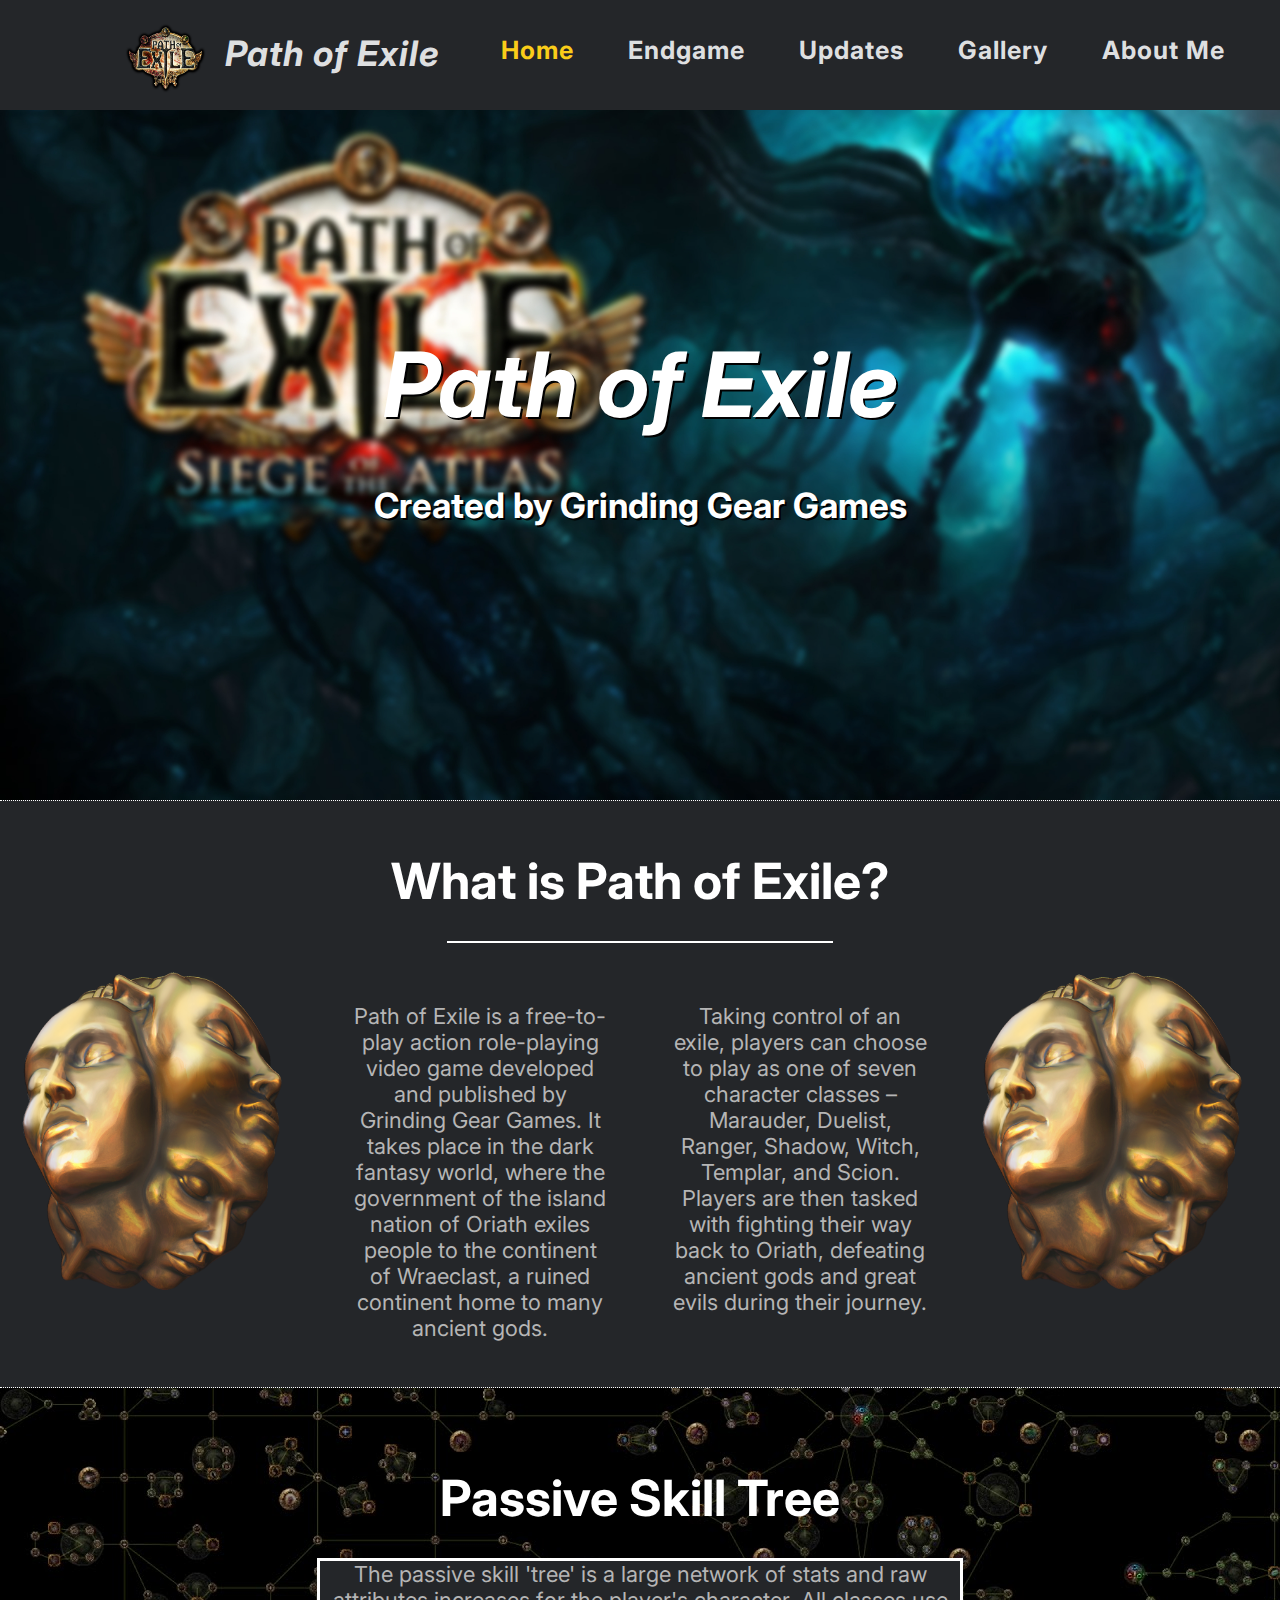
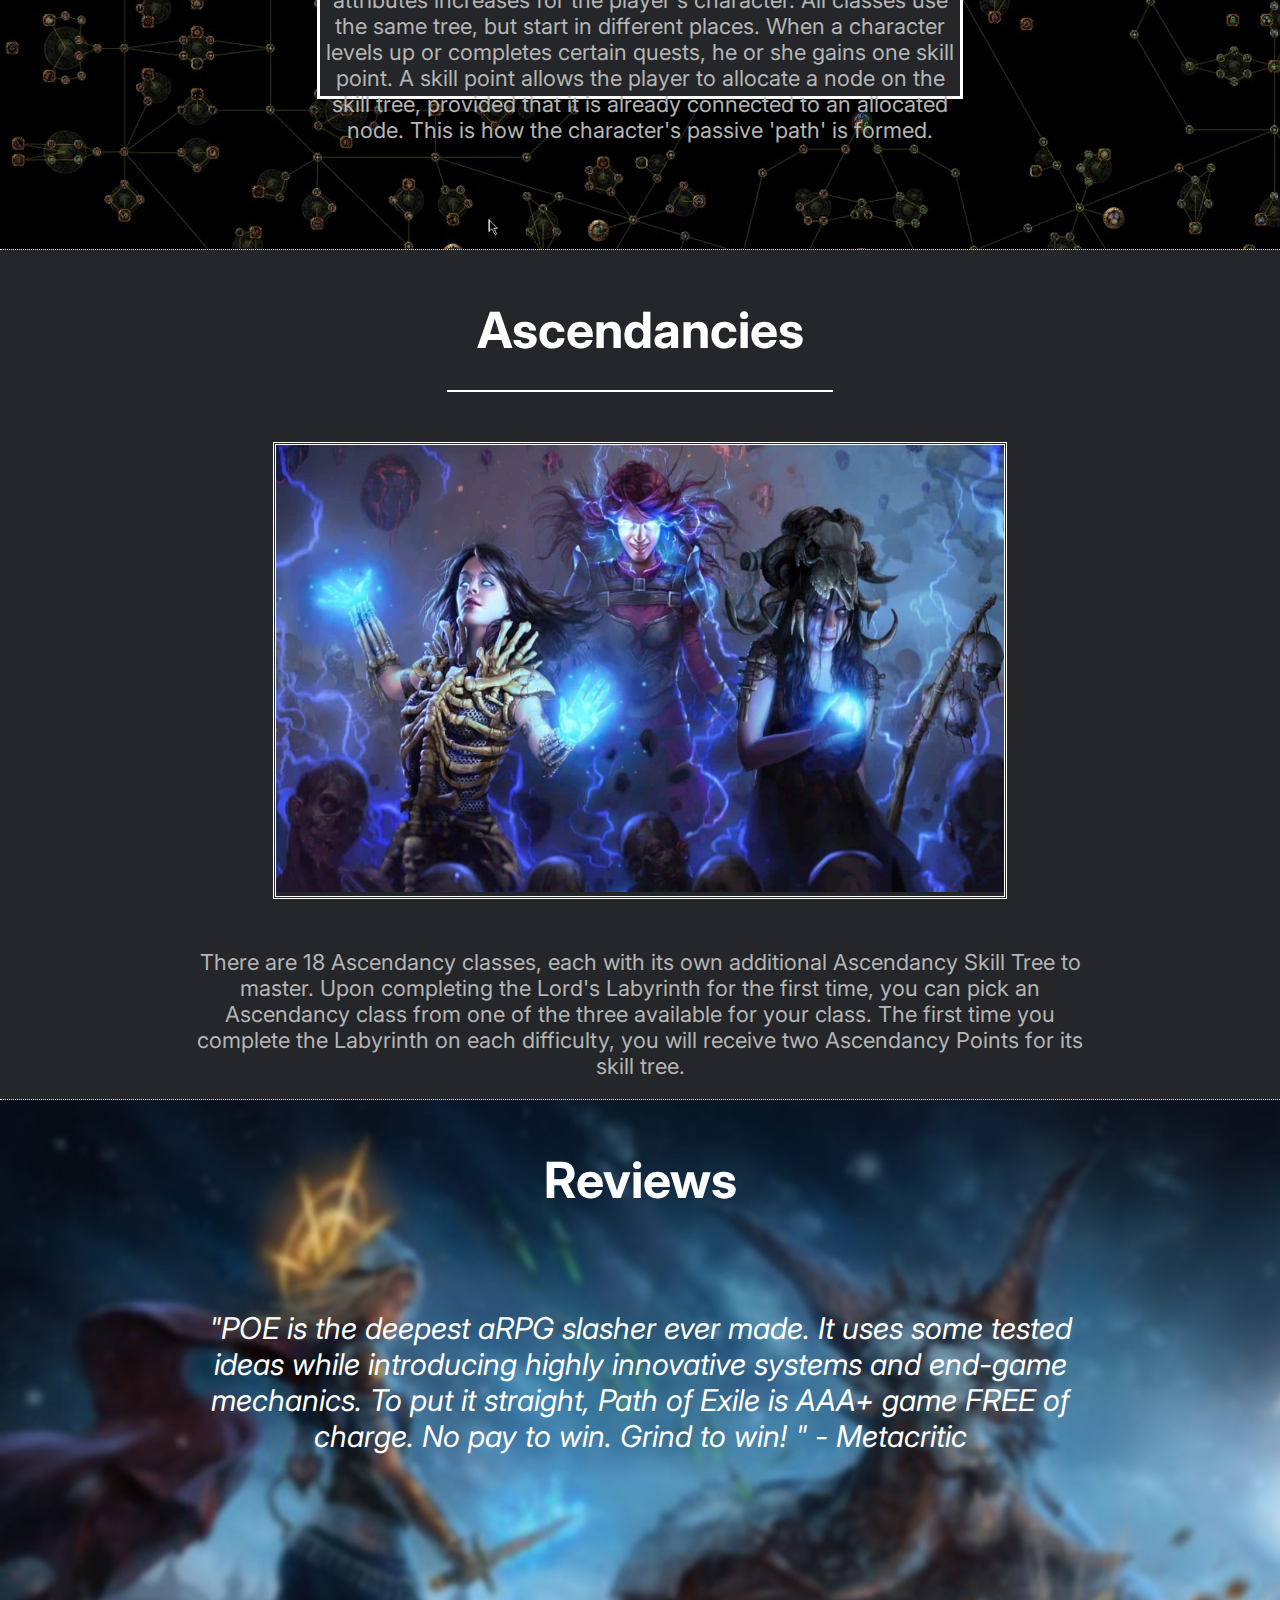
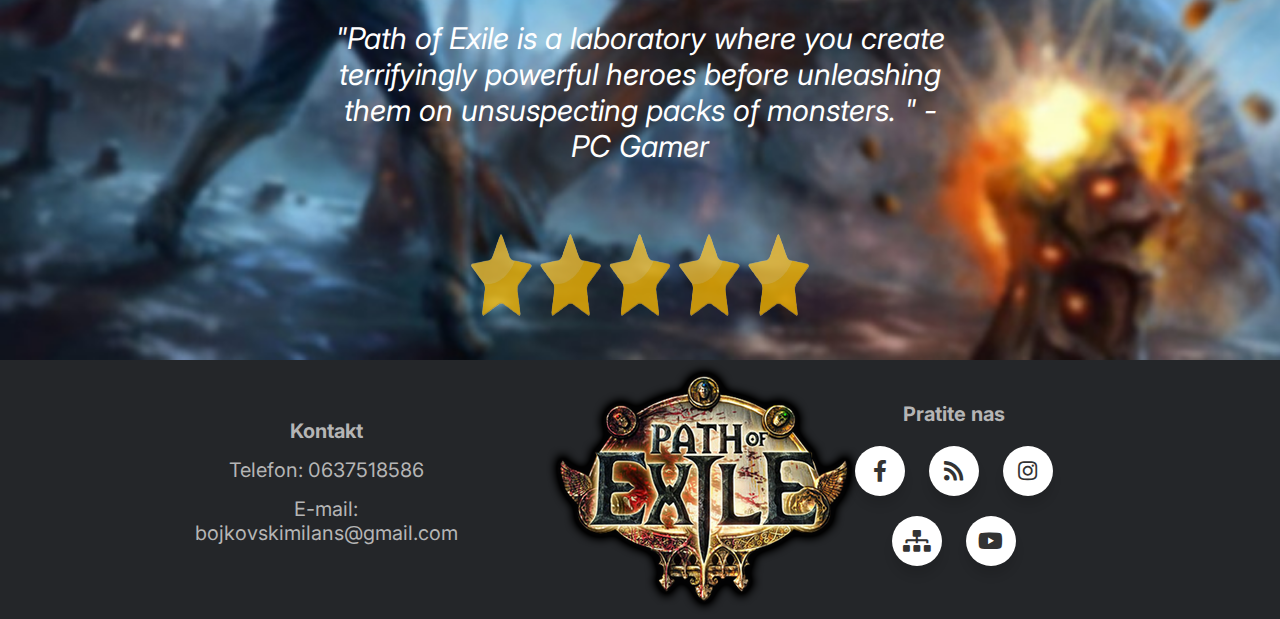
<file: index.html>
<!DOCTYPE html>
<html>
	<head>
		<meta http-equiv=content-type content="text/html; charset=UTF-8">
		<link rel="stylesheet" href="style.css" type="text/css" />
		<link rel='stylesheet' href='https://cdnjs.cloudflare.com/ajax/libs/font-awesome/5.15.1/css/all.min.css'>
		<link rel="preconnect" href="https://fonts.googleapis.com">
		<link rel="preconnect" href="https://fonts.gstatic.com" crossorigin>
		<link href="https://fonts.googleapis.com/css2?family=Inter:wght@300;500;600&display=swap" rel="stylesheet">
		<meta name="viewport" content="width=device-width, initial-scale=1.0">
		<meta name="google-site-verification" content="zBjZYaZWShLRP8fijTmQyGwaK7Vn6_R6shjbr6kojCs" />
		<title>Path of Exile</title>
	</head>
	<body>
			<header>
				<div id="logo">
					<a href="index.html">
						<img src="slike/poelogo.png" alt="logo" />
					</a>
				</div>
				<div id="logoname">
						<a href="index.html">Path of Exile</a>
				</div>
				<nav>
					<ul>
						<li class="active">
							<a href="index.html">Home</a>
						</li>
						<li>
							<a href="endgame.html">Endgame</a>
						</li>
						<li>
							<a href="updates.html">Updates</a>
						</li>
						<li>
							<a href="gallery.html">Gallery</a>
						</li>
						<li>
							<a href="aboutme.html">About Me</a>
						</li>
					</ul>
				</nav>
			</header> 
			<div class="poehome" id="poe_home">
				<h1>Path of Exile</h1>
				<p>Created by Grinding Gear Games</p>
			</div>
			
				<div id="top">
					<div class="podnaslov">
								<h2>What is Path of Exile?</h2>
								<hr/>
					</div>
					<div class="row">
						<div id="slika1" class="column">
							<img src="slike/exalted.png" alt="exalted" class="exalted"/>
						</div>
						<div class="column">
							<div class="tekst" id="tekst1">
								<p>Path of Exile is a free-to-play action role-playing video game developed and published by Grinding Gear Games. 
								It takes place in the dark fantasy world, where the government of the island nation of Oriath exiles people to 
								the continent of Wraeclast, a ruined continent home to many ancient gods.</p>
							</div>
						</div>
						<div class="column">
							<div class="tekst" id="tekst2">	
								<p>Taking control of an exile, players can choose to play as one of seven character classes – Marauder, Duelist, Ranger, Shadow, Witch, Templar, 
								and Scion. Players are then tasked with fighting their way back to Oriath, defeating ancient gods and great evils 
								during their journey.</p>
							</div>
						</div>
						<div class="column">
							<img src="slike/exalted.png" alt="exalted" class="exalted" />
						</div>
					</div>
				</div>
				<div class="cleaner"></div>
				<div id="middle">
					<div class="podnaslov">
						<h2>Passive Skill Tree</h2>
					</div>
					<div class="tekst" id="tekst3">
						<p>The passive skill 'tree' is a large network of stats and raw attributes increases for the player's character. 
						All classes use the same tree, but start in different places. When a character levels up or completes certain quests, 
						he or she gains one skill point. A skill point allows the player to allocate a node on the skill tree, provided that it 
						is already connected to an allocated node. This is how the character's passive 'path' is formed. </p>
					</div>
				</div>
				<div id="bottom">
					<div class="podnaslov">
						<h2>Ascendancies</h2>
						<hr/>
					</div>
					<div id="slideshow">
						<div class="slide-wrapper">
							<div class="slide">
								<img src="slike/witch.jpg" alt="witch" class="slide-number" style="width:100%;" /> 
							</div>
							<div class="slide">
								<img src="slike/marauder.jpg" alt="marauder" class="slide-number" style="width:100%;" />
							</div>
							<div class="slide">
								<img src="slike/ranger.jpg" alt="ranger" class="slide-number" style="width:100%;" />
							</div>
							<div class="slide">
								<img src="slike/templar.jpg" alt="templar" class="slide-number" style="width:100%;" />
							</div>
							<div class="slide">
								<img src="slike/duelist.jpg" alt="duelist" class="slide-number" style="width:100%;" />
							</div>
							<div class="slide">
								<img src="slike/shadow.jpg" alt="shadow" class="slide-number" style="width:100%;" />
							</div>
						</div>
					</div>
					<div class="tekst" id="tekst4">
						<p>There are 18 Ascendancy classes, each with its own additional Ascendancy Skill Tree to master. Upon completing the 
						Lord's Labyrinth for the first time, you can pick an Ascendancy class from one of the three available for your class. 
						The first time you complete the Labyrinth on each difficulty, you will receive two Ascendancy Points for its skill tree. </p>
					</div>
				</div>
				<div id="reviews">
					<div class="podnaslov">
						<h2>Reviews</h2>
					</div>
					<div class="tekst" id="tekst5">
						<p>"POE is the deepest aRPG slasher ever made. It uses some tested ideas while introducing highly innovative systems 
						and end-game mechanics. To put it straight, Path of Exile is AAA+ game FREE of charge. No pay to win. Grind to win! "
                        - Metacritic </p> <br/>
					<div class="tekst" id="tekst6">
						<p>"Path of Exile is a laboratory where you create terrifyingly powerful heroes before unleashing them on unsuspecting packs of monsters. "
						- PC Gamer </p>
					</div>
					<div id="stars">
						<img src="slike/star.png" alt="stars"/>
					</div>	
				</div>	
			</div>
			<footer>
				<div class="footerwrapper">
					<div class="contact">
						<a href="aboutme.html#contact">
							<h4>Kontakt</h4>
						</a>
						<a href="tel: 063 7518586">
							<p>Telefon: 0637518586</p>
						</a>
						<a href="mailto:bojkovskimilans@gmail.com">
							<p>E-mail: bojkovskimilans&#64;gmail&#46;com</p>
						</a>
					</div>
					<div id="logofooter">
						<a href="index.html">
							<img src="slike/poelogo.png" alt="logo"/>
						</a>
					</div>
					<div class="contact">
						<h4>Pratite nas</h4>
						<div class="wrapper">
						  <a href="https://www.facebook.com/milan.bojkovski" class="icon facebook">
							<div class="tooltip">Facebook</div>
							<span><i class="fab fa-facebook-f"></i></span>
						  </a>
						  <a href="rss.xml" class="icon rss">
							<div class="tooltip">RSS</div>
							<span><i class="fas fa-rss"></i></span>
						  </a>
						  <a href="https://www.instagram.com/bojkovskimilan/" class="icon instagram">
							<div class="tooltip">Instagram</div>
							<span><i class="fab fa-instagram"></i></span>
						  </a>
						  <a href="sitemap.xml" class="icon sitemap">
							<div class="tooltip">Sitemap</div>
							<span><i class="fas fa-sitemap"></i></span>
						  </a>
						  <a href="https://www.youtube.com/@skar5769" class="icon youtube">
							<div class="tooltip">Youtube</div>
							<span><i class="fab fa-youtube"></i></span>
						  </a>
						</div>
					</div>
				</div>
			</footer>
	</body>
</html>
</file>
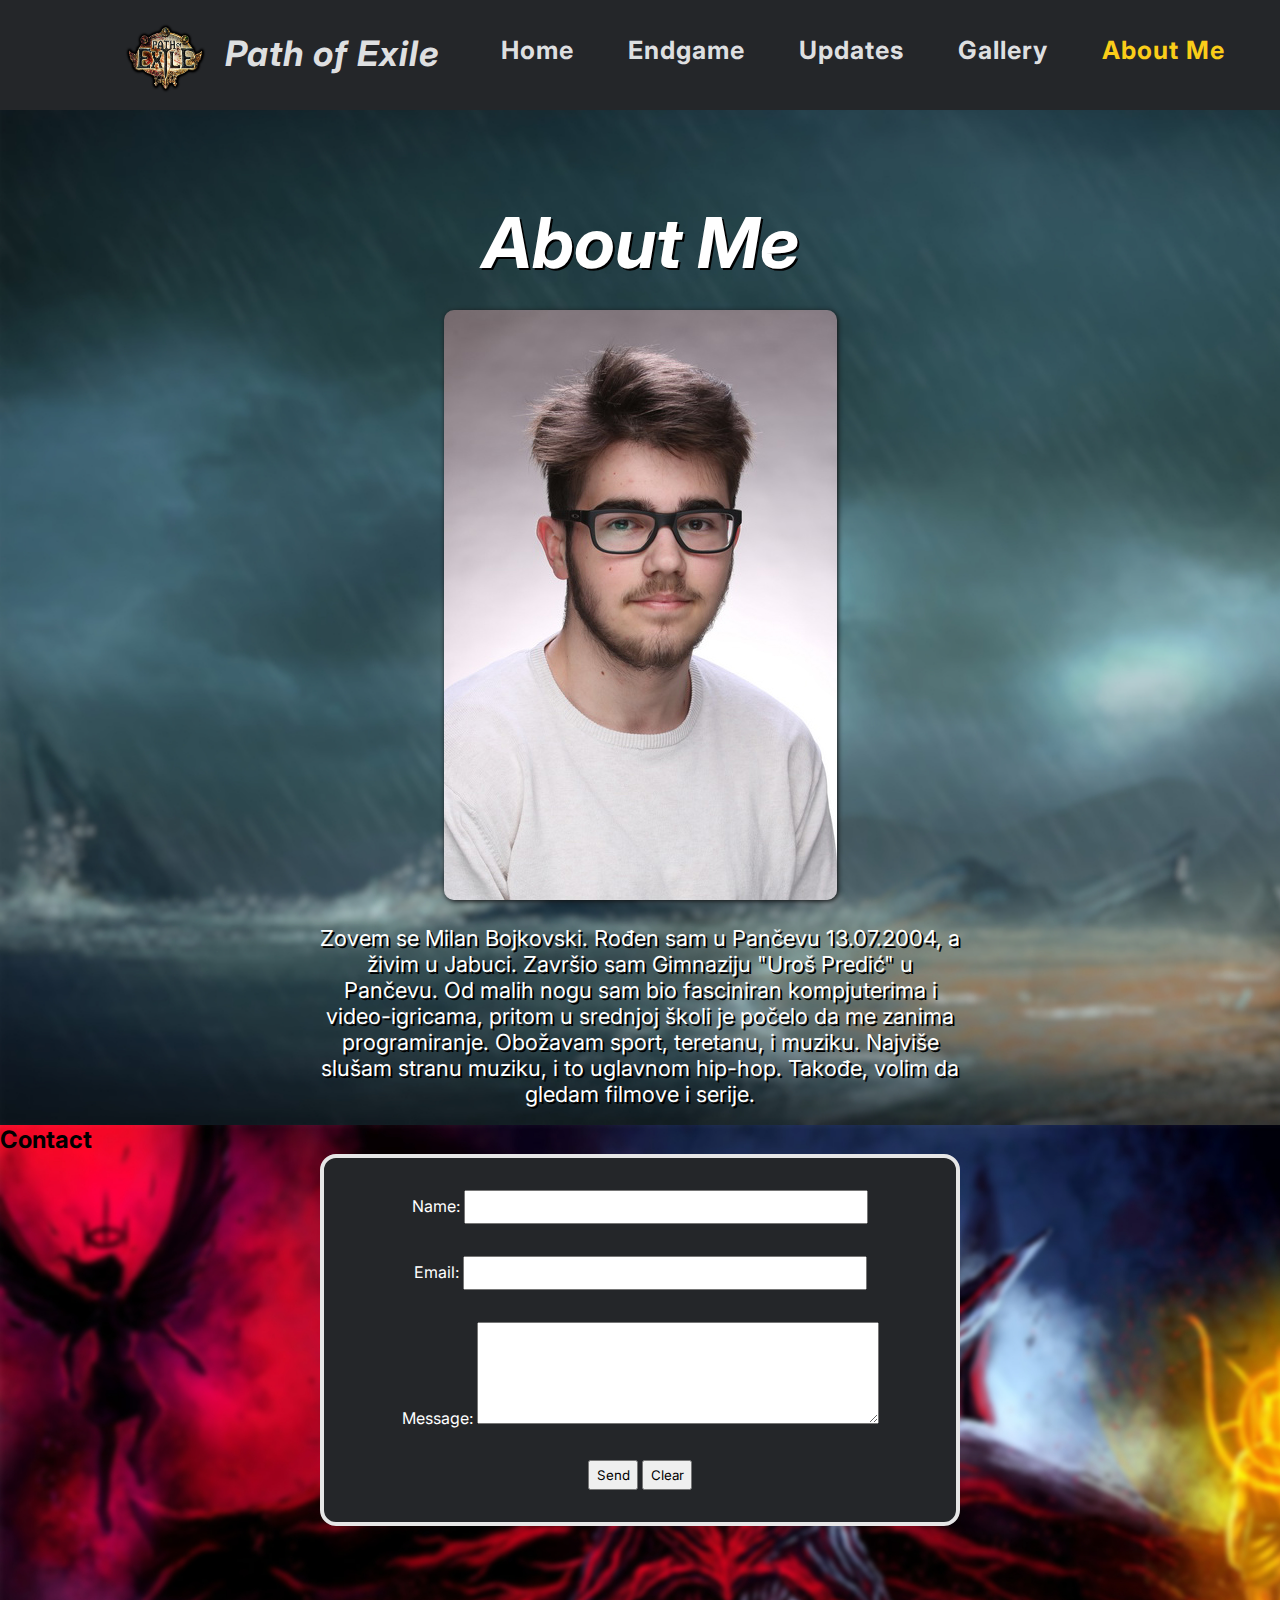
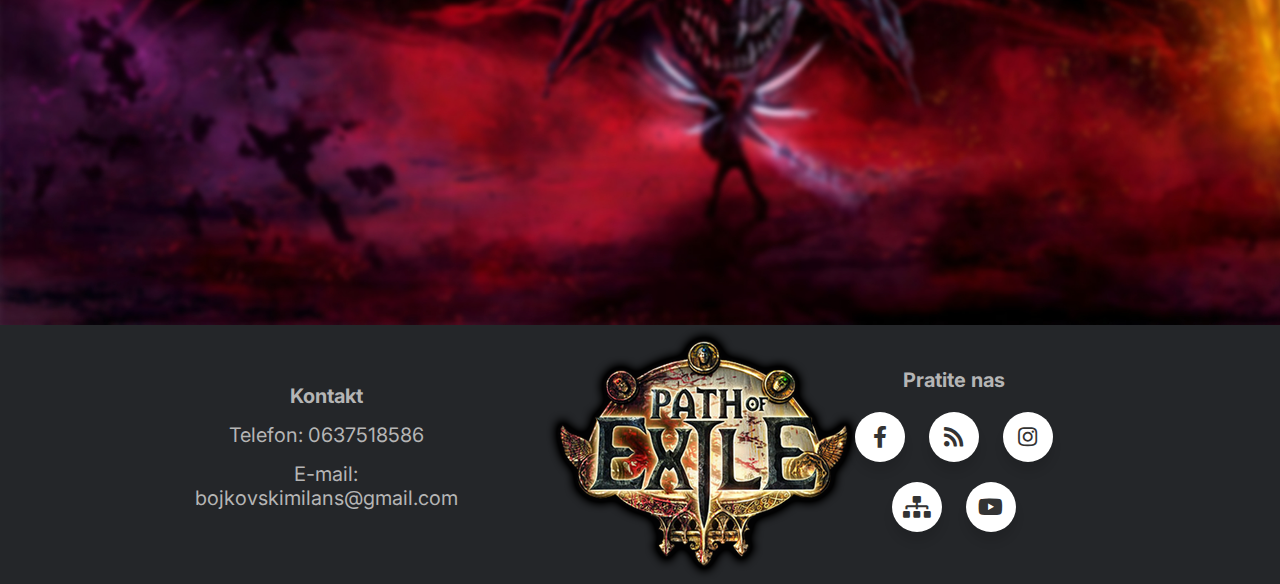
<file: aboutme.html>
<!DOCTYPE html>
<html>
	<head>
		<meta http-equiv=content-type content="text/html; charset=UTF-8">
		<link rel="stylesheet" href="style.css" type="text/css"/>
		<link rel='stylesheet' href='https://cdnjs.cloudflare.com/ajax/libs/font-awesome/5.15.1/css/all.min.css'>
		<link rel="preconnect" href="https://fonts.googleapis.com">
		<link rel="preconnect" href="https://fonts.gstatic.com" crossorigin>
		<link href="https://fonts.googleapis.com/css2?family=Inter:wght@300;500;600&display=swap" rel="stylesheet">
		<meta name="viewport" content="width=device-width, initial-scale=1.0">
		<title>About Me - Path of Exile</title>
	</head>
	<body>
		<header>
				<div id="logo">
					<a href="index.html">
						<img src="slike/poelogo.png" alt="logo" />
					</a>
				</div>
				<div id="logoname">
						<a href="index.html">Path of Exile</a>
				</div>
				<nav>
					<ul>
						<li>
							<a href="index.html">Home</a>
						</li>
						<li>
							<a href="endgame.html">Endgame</a>
						</li>
						<li>
							<a href="updates.html">Updates</a>
						</li>
						<li>
							<a href="gallery.html">Gallery</a>
						</li>
						<li class="active">
							<a href="aboutme.html">About Me</a>
						</li>
					</ul>
				</nav>
		</header> 
        <div id="aboutme" class="poehome">
            <div id="aboutmestuff">
				<h1>About Me</h1>
				<img src="slike/ja.JPG" alt="Picture of me"/>
				<p>Zovem se Milan Bojkovski. Rođen sam u Pančevu 13.07.2004, a živim u Jabuci. Završio sam Gimnaziju "Uroš Predić" u Pančevu. Od malih nogu sam 
				bio fasciniran kompjuterima i video-igricama, pritom u srednjoj školi je počelo da me zanima programiranje. Obožavam sport, teretanu, i muziku. 
				Najviše slušam stranu muziku, i to uglavnom hip-hop. Takođe, volim da gledam filmove i serije.
			</div>
        </div>
		<div id="contact" class="poehome">
			<h2>Contact</h2>
			<form>
				<div>
				  <label for="name">Name:</label>
				  <input id="name" type="text" />
				</div>
				<div>
				  <label for="email">Email:</label>
				  <input id="email" type="email" />
				</div>
				<div>
					<label for="message">Message:</label>
					<textarea id="message"></textarea>
				</div>
				<div>
					<button type="submit">Send</button>
					<button type="reset">Clear</button>
				</div>
		</div>
		<footer>
			<div class="footerwrapper">
				<div class="contact">
					<a href="aboutme.html#contact">
						<h4>Kontakt</h4>
					</a>
					<a href="tel: 063 7518586">
						<p>Telefon: 0637518586</p>
					</a>
					<a href="mailto:bojkovskimilans@gmail.com">
						<p>E-mail: bojkovskimilans&#64;gmail&#46;com</p>
					</a>
				</div>
				<div id="logofooter">
					<a href="index.html">
						<img src="slike/poelogo.png" alt="logo"/>
					</a>
				</div>
				<div class="contact">
					<h4>Pratite nas</h4>
					<div class="wrapper">
					  <a href="https://www.facebook.com/milan.bojkovski" class="icon facebook">
						<div class="tooltip">Facebook</div>
						<span><i class="fab fa-facebook-f"></i></span>
					  </a>
					  <a href="rss.xml" class="icon rss">
						<div class="tooltip">RSS</div>
						<span><i class="fas fa-rss"></i></span>
					  </a>
					  <a href="https://www.instagram.com/bojkovskimilan/" class="icon instagram">
						<div class="tooltip">Instagram</div>
						<span><i class="fab fa-instagram"></i></span>
					  </a>
					  <a href="sitemap.xml" class="icon sitemap">
						<div class="tooltip">Sitemap</div>
						<span><i class="fas fa-sitemap"></i></span>
					  </a>
					  <a href="https://www.youtube.com/@skar5769" class="icon youtube">
						<div class="tooltip">Youtube</div>
						<span><i class="fab fa-youtube"></i></span>
					  </a>
					</div>
				</div>
			</div>
		</footer>
</file>
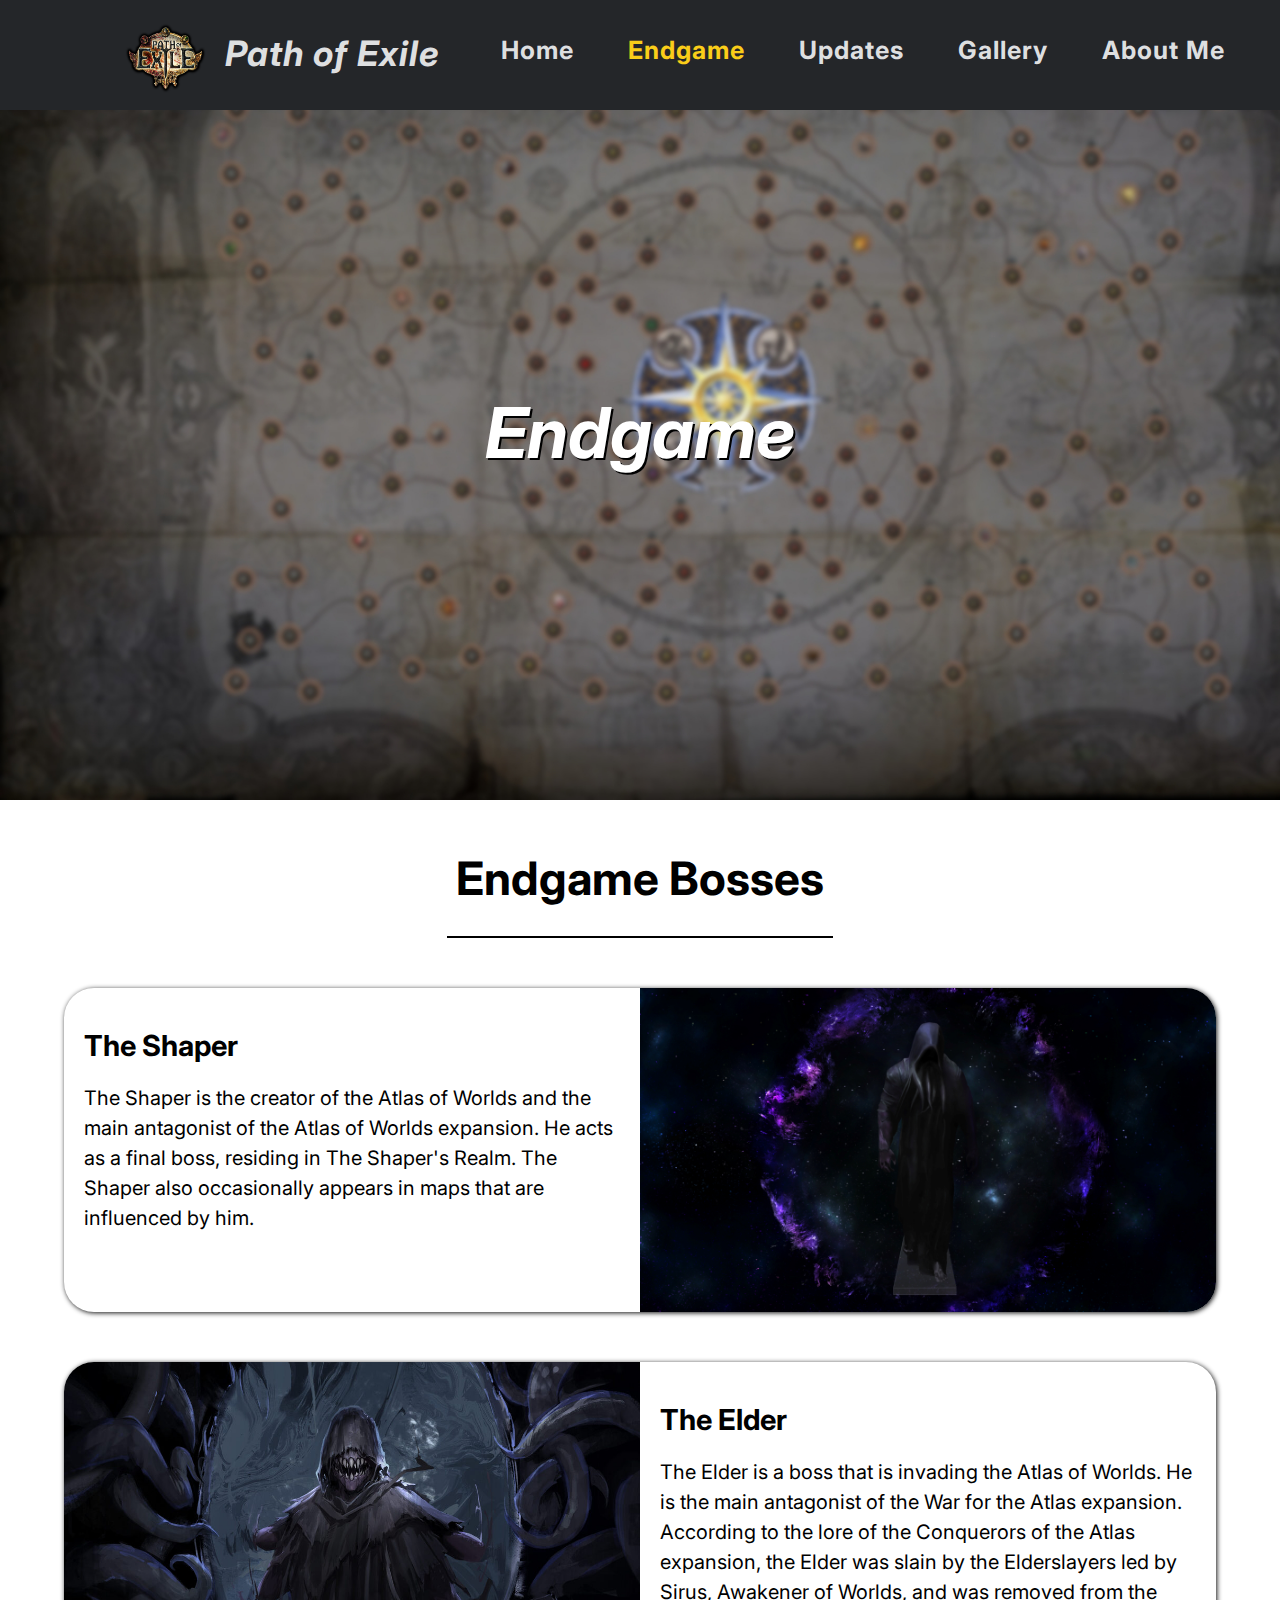
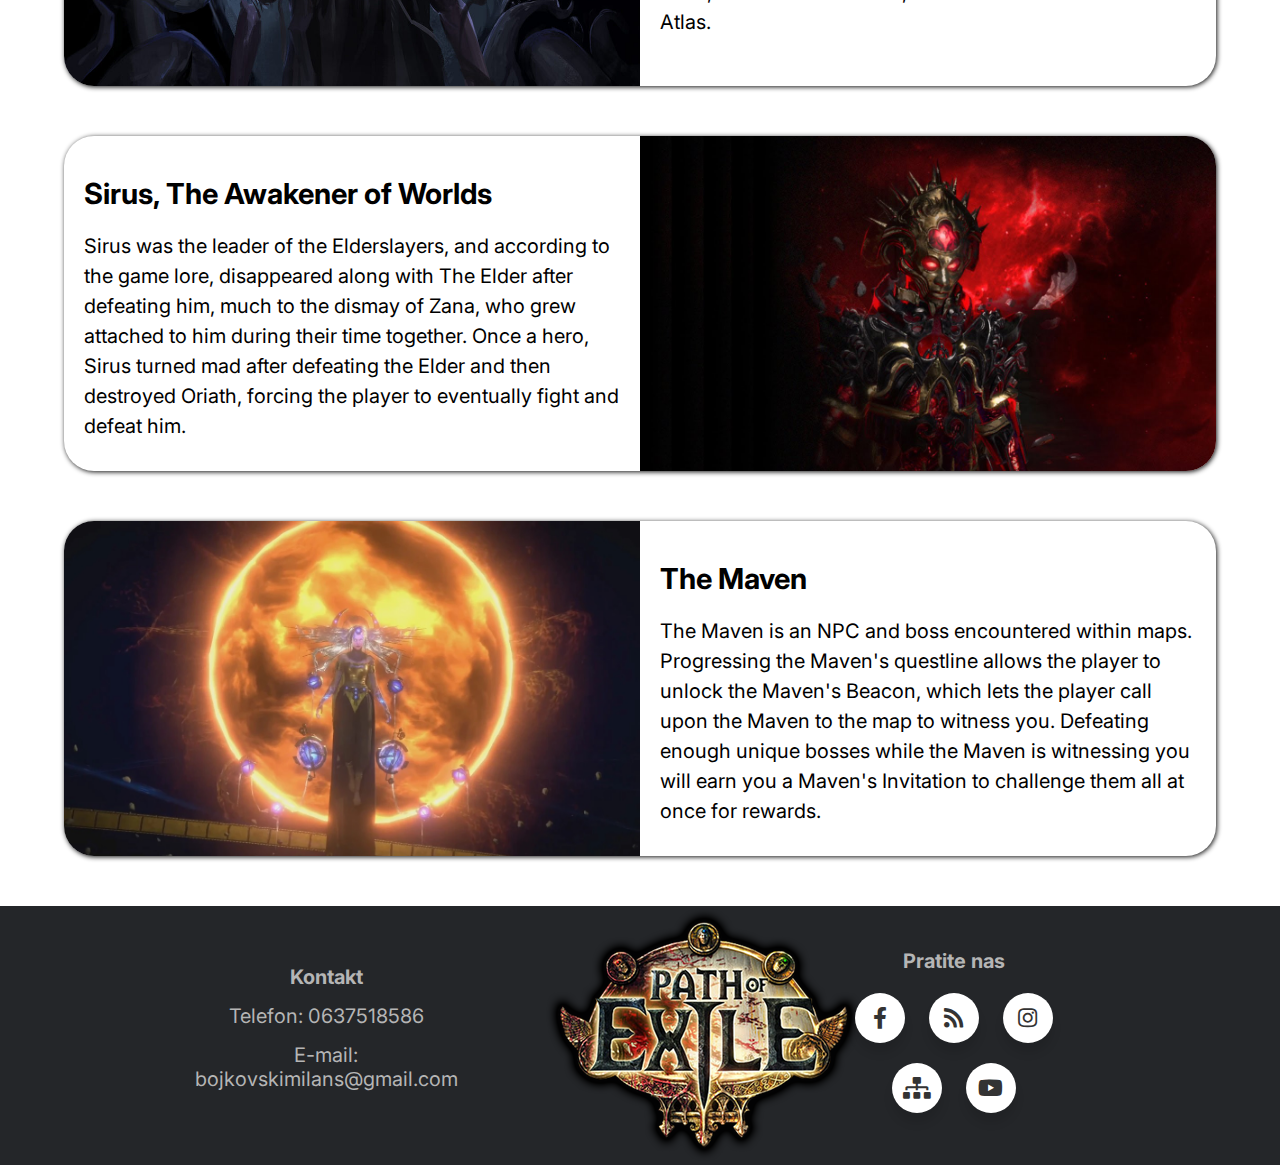
<file: endgame.html>
<!DOCTYPE html>
<html>
	<head>
		<meta http-equiv=content-type content="text/html; charset=UTF-8">
		<link rel="stylesheet" href="style.css" type="text/css"/>
		<link rel='stylesheet' href='https://cdnjs.cloudflare.com/ajax/libs/font-awesome/5.15.1/css/all.min.css'>
		<link rel="preconnect" href="https://fonts.googleapis.com">
		<link rel="preconnect" href="https://fonts.gstatic.com" crossorigin>
		<link href="https://fonts.googleapis.com/css2?family=Inter:wght@300;500;600&display=swap" rel="stylesheet">
		<title>Endgame - Path of Exile</title>
	</head>
	<body>
		<header>
			<div id="logo">
				<a href="index.html">
					<img src="slike/poelogo.png" alt="logo" />
				</a>
			</div>
			<div id="logoname">
					<a href="index.html">Path of Exile</a>
			</div>
			<nav>
				<ul>
					<li>
						<a href="index.html">Home</a>
					</li>
					<li class="active">
						<a href="endgame.html">Endgame</a>
					</li>
					<li>
						<a href="updates.html">Updates</a>
					</li>
					<li>
						<a href="gallery.html">Gallery</a>
					</li>
					<li>
						<a href="aboutme.html">About Me</a>
					</li>
				</ul>
			</nav>
		</header>
		<div class="poehome" id="endgame">
			<h1>Endgame</h1>
		</div>
		<div id="endgamebosses">
            <div id="bossestitle">
                <h1>Endgame Bosses</h1>
                <hr/>
            </div>
            <div id="boss1" class="bosspanel">
                <div class="bosscontent">
                    <h2>The Shaper</h2>
                    <p>The Shaper is the creator of the Atlas of Worlds and the main antagonist of the Atlas of Worlds expansion.
					He acts as a final boss, residing in The Shaper's Realm. The Shaper also occasionally appears in maps that are 
					influenced by him.</p>
                </div>
                <img src="slike/shaper.jpg" alt="Shaper"/>
            </div>
            <div id="boss2" class="bosspanel">
                <img src="slike/elder.jpg" alt="Elder"/>
                <div class="bosscontent">
                    <h2>The Elder</h2>
                    <p>The Elder is a boss that is invading the Atlas of Worlds. He is the main antagonist of the War for the 
					Atlas expansion. According to the lore of the Conquerors of the Atlas expansion, the Elder was slain by the 
					Elderslayers led by Sirus, Awakener of Worlds, and was removed from the Atlas.</p>
                </div>
            </div>
            <div id="boss3" class="bosspanel">
                <div class="bosscontent">
                    <h2>Sirus, The Awakener of Worlds</h2>
                    <p>Sirus was the leader of the Elderslayers, and according to the game lore, disappeared along with The 
					Elder after defeating him, much to the dismay of Zana, who grew attached to him during their time together. 
					Once a hero, Sirus turned mad after defeating the Elder and then destroyed Oriath, forcing the player to 
					eventually fight and defeat him. </p>
                </div>
                <img src="slike/sirus.jpg" alt="Sirus"/>
            </div>
            <div id="boss4" class="bosspanel">
                <img src="slike/maven.jpg" alt="Maven"/>
                <div class="bosscontent">
                    <h2>The Maven</h2>
                    <p>The Maven is an NPC and boss encountered within maps. Progressing the Maven's questline allows the 
					player to unlock the Maven's Beacon, which lets the player call upon the Maven to the map to witness you. 
					Defeating enough unique bosses while the Maven is witnessing you will earn you a Maven's Invitation to 
					challenge them all at once for rewards.</p>
                </div>
            </div>
        </div>
		<footer>
				<div class="footerwrapper">
					<div class="contact">
						<a href="aboutme.html#contact">
							<h4>Kontakt</h4>
						</a>
						<a href="tel: 063 7518586">
							<p>Telefon: 0637518586</p>
						</a>
						<a href="mailto:bojkovskimilans@gmail.com">
							<p>E-mail: bojkovskimilans&#64;gmail&#46;com</p>
						</a>
					</div>
					<div id="logofooter">
						<a href="index.html">
							<img src="slike/poelogo.png" alt="logo"/>
						</a>
					</div>
					<div class="contact">
						<h4>Pratite nas</h4>
						<div class="wrapper">
						  <a href="https://www.facebook.com/milan.bojkovski" class="icon facebook">
							<div class="tooltip">Facebook</div>
							<span><i class="fab fa-facebook-f"></i></span>
						  </a>
						  <a href="rss.xml" class="icon rss">
							<div class="tooltip">RSS</div>
							<span><i class="fas fa-rss"></i></span>
						  </a>
						  <a href="https://www.instagram.com/bojkovskimilan/" class="icon instagram">
							<div class="tooltip">Instagram</div>
							<span><i class="fab fa-instagram"></i></span>
						  </a>
						  <a href="sitemap.xml" class="icon sitemap">
							<div class="tooltip">Sitemap</div>
							<span><i class="fas fa-sitemap"></i></span>
						  </a>
						  <a href="https://www.youtube.com/@skar5769" class="icon youtube">
							<div class="tooltip">Youtube</div>
							<span><i class="fab fa-youtube"></i></span>
						  </a>
						</div>
					</div>
				</div>
			</footer>
	</body>
</html>
</file>
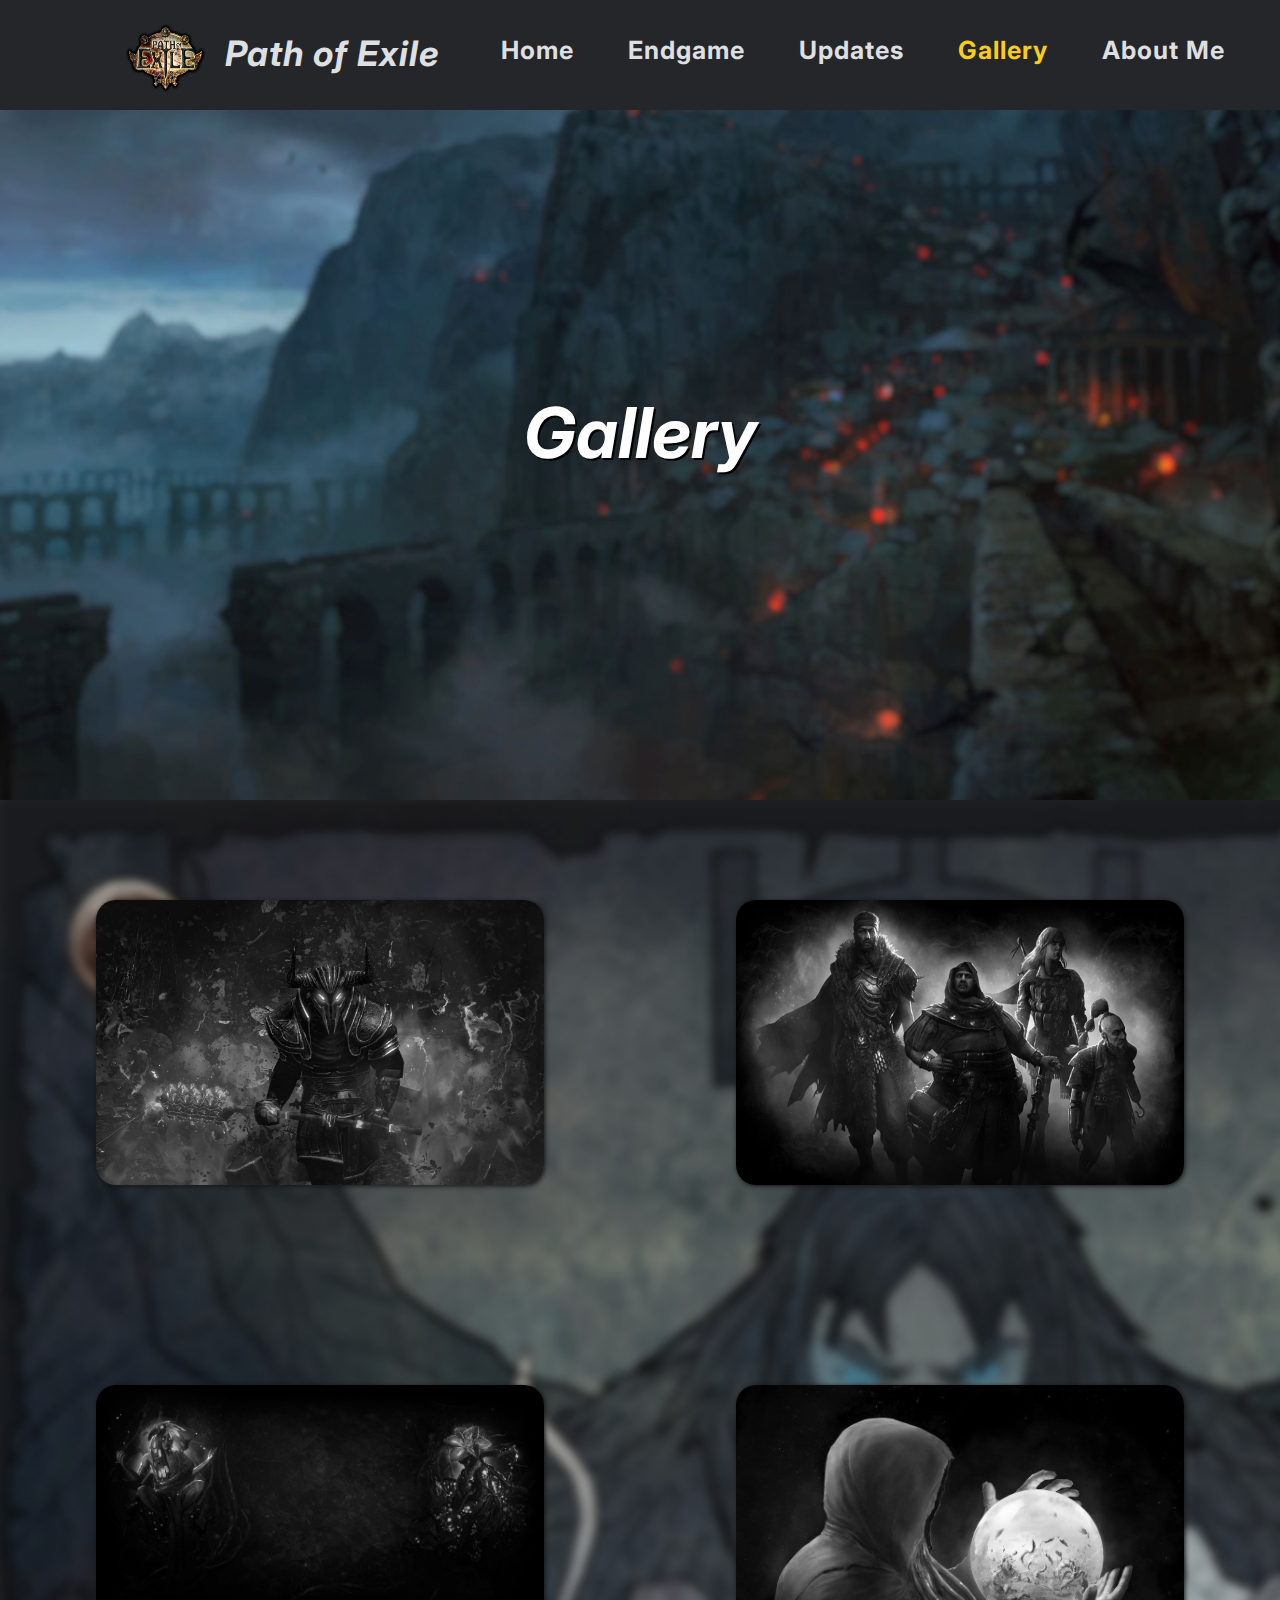
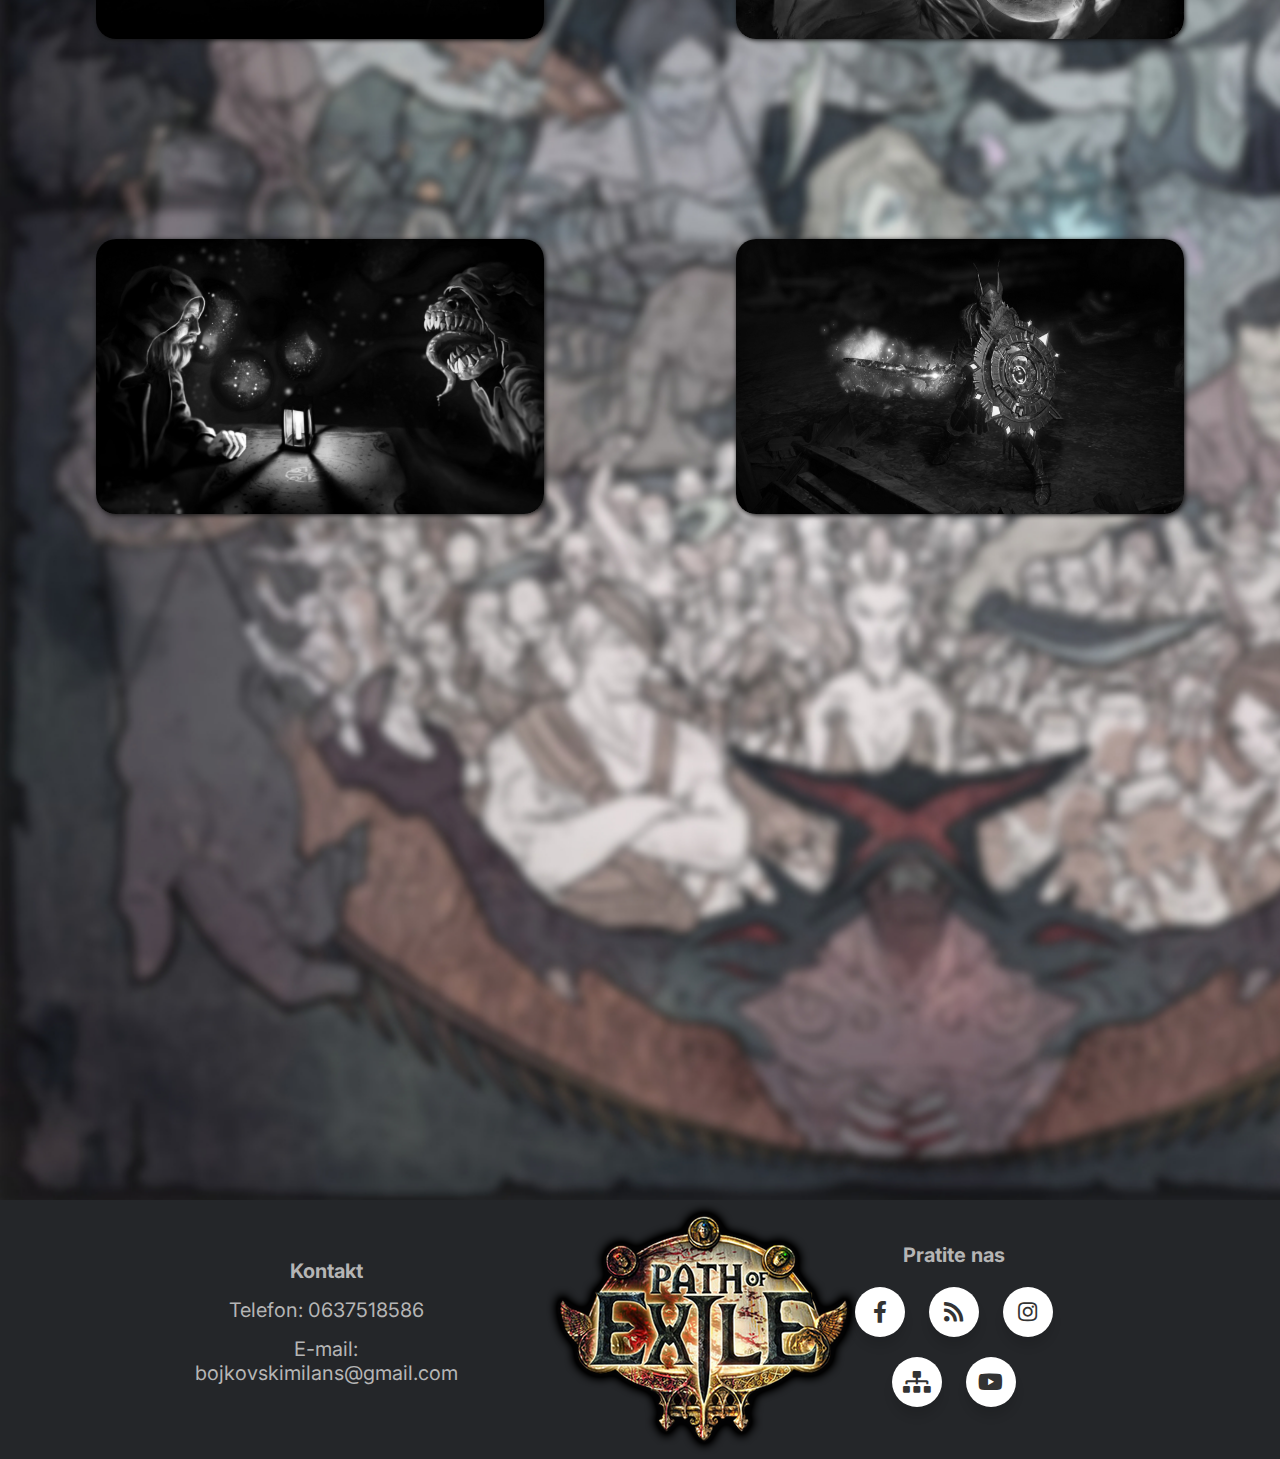
<file: gallery.html>
<!DOCTYPE html>
<html>
	<head>
		<meta http-equiv=content-type content="text/html; charset=UTF-8">
		<link rel="stylesheet" href="style.css" type="text/css"/>
		<link rel='stylesheet' href='https://cdnjs.cloudflare.com/ajax/libs/font-awesome/5.15.1/css/all.min.css'>
		<link rel="preconnect" href="https://fonts.googleapis.com">
		<link rel="preconnect" href="https://fonts.gstatic.com" crossorigin>
		<link href="https://fonts.googleapis.com/css2?family=Inter:wght@300;500;600&display=swap" rel="stylesheet">
		<title>Gallery - Path of Exile</title>
	</head>
	<body>
		<header>
				<div id="logo">
					<a href="index.html">
						<img src="slike/poelogo.png" alt="logo" />
					</a>
				</div>
				<div id="logoname">
						<a href="index.html">Path of Exile</a>
				</div>
				<nav>
					<ul>
						<li>
							<a href="index.html">Home</a>
						</li>
						<li>
							<a href="endgame.html">Endgame</a>
						</li>
						<li>
							<a href="updates.html">Updates</a>
						</li>
						<li class="active">
							<a href="gallery.html">Gallery</a>
						</li>
						<li>
							<a href="aboutme.html">About Me</a>
						</li>
					</ul>
				</nav>
		</header> 
		<div id="gallerypage" class="poehome">
			<h1>Gallery</h1>
		</div>
		<div id="gallery">
			<div class="galleryrow">
				<img src="slike/gallery1.jpg" alt="Marauder with MTX"/>
				<img src="slike/gallery2.jpg" alt="Expedition NPCs"/>
			</div>
			<div class="galleryrow">
				<img src="slike/gallery3.jpg" alt="Oshabi"/>
				<img src="slike/gallery4.jpg" alt="The Shaper holding the atlas"/>
			</div>
			<div class="galleryrow">
				<img src="slike/gallery5.jpg" alt="The Shaper and the Elder"/>
				<img src="slike/gallery6.jpg" alt="Assassin with MTX"/>
			</div>
		</div>
		<footer>
			<div class="footerwrapper">
				<div class="contact">
					<a href="aboutme.html#contact">
						<h4>Kontakt</h4>
					</a>
					<a href="tel: 063 7518586">
						<p>Telefon: 0637518586</p>
					</a>
					<a href="mailto:bojkovskimilans@gmail.com">
						<p>E-mail: bojkovskimilans&#64;gmail&#46;com</p>
					</a>
				</div>
				<div id="logofooter">
					<a href="index.html">
						<img src="slike/poelogo.png" alt="logo"/>
					</a>
				</div>
				<div class="contact">
					<h4>Pratite nas</h4>
					<div class="wrapper">
					  <a href="https://www.facebook.com/milan.bojkovski" class="icon facebook">
						<div class="tooltip">Facebook</div>
						<span><i class="fab fa-facebook-f"></i></span>
					  </a>
					  <a href="rss.xml" class="icon rss">
						<div class="tooltip">RSS</div>
						<span><i class="fas fa-rss"></i></span>
					  </a>
					  <a href="https://www.instagram.com/bojkovskimilan/" class="icon instagram">
						<div class="tooltip">Instagram</div>
						<span><i class="fab fa-instagram"></i></span>
					  </a>
					  <a href="sitemap.xml" class="icon sitemap">
						<div class="tooltip">Sitemap</div>
						<span><i class="fas fa-sitemap"></i></span>
					  </a>
					  <a href="https://www.youtube.com/@skar5769" class="icon youtube">
						<div class="tooltip">Youtube</div>
						<span><i class="fab fa-youtube"></i></span>
					  </a>
					</div>
				</div>
			</div>
		</footer>
	</body>
</html>
</file>
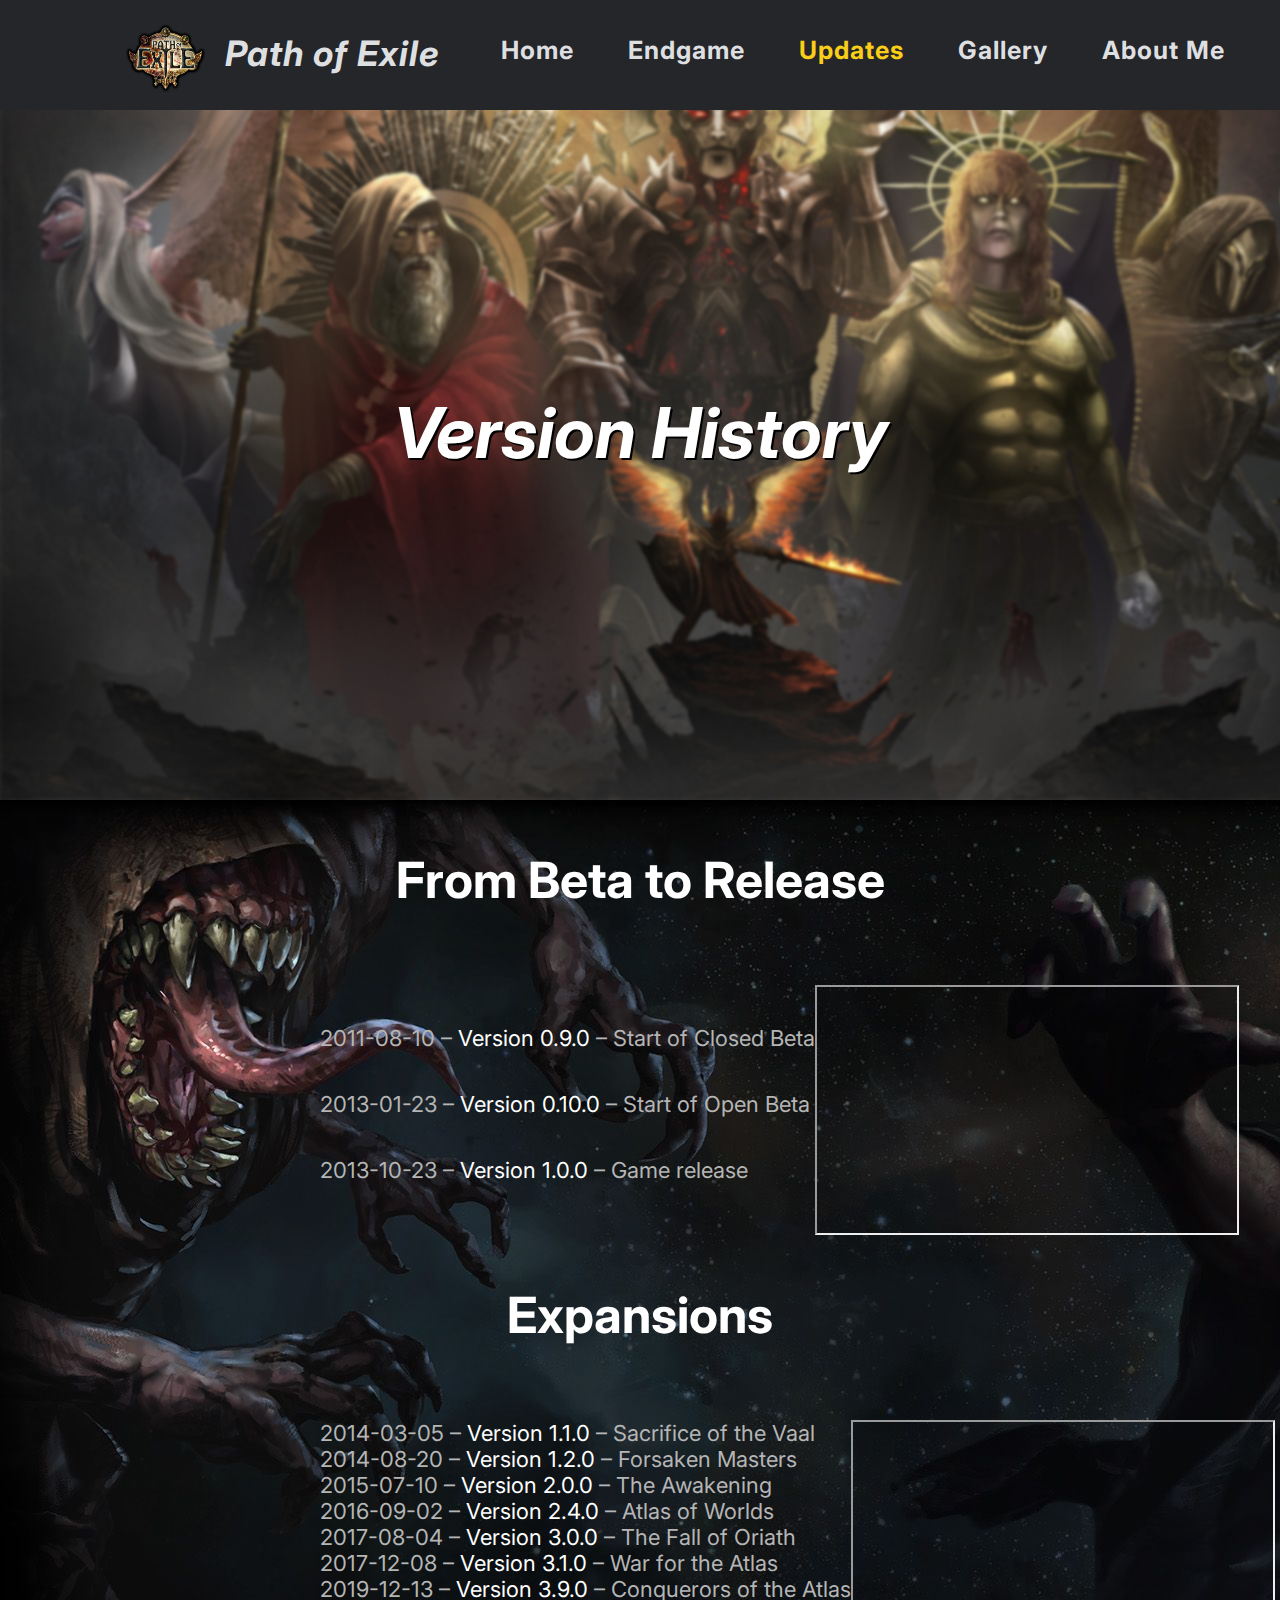
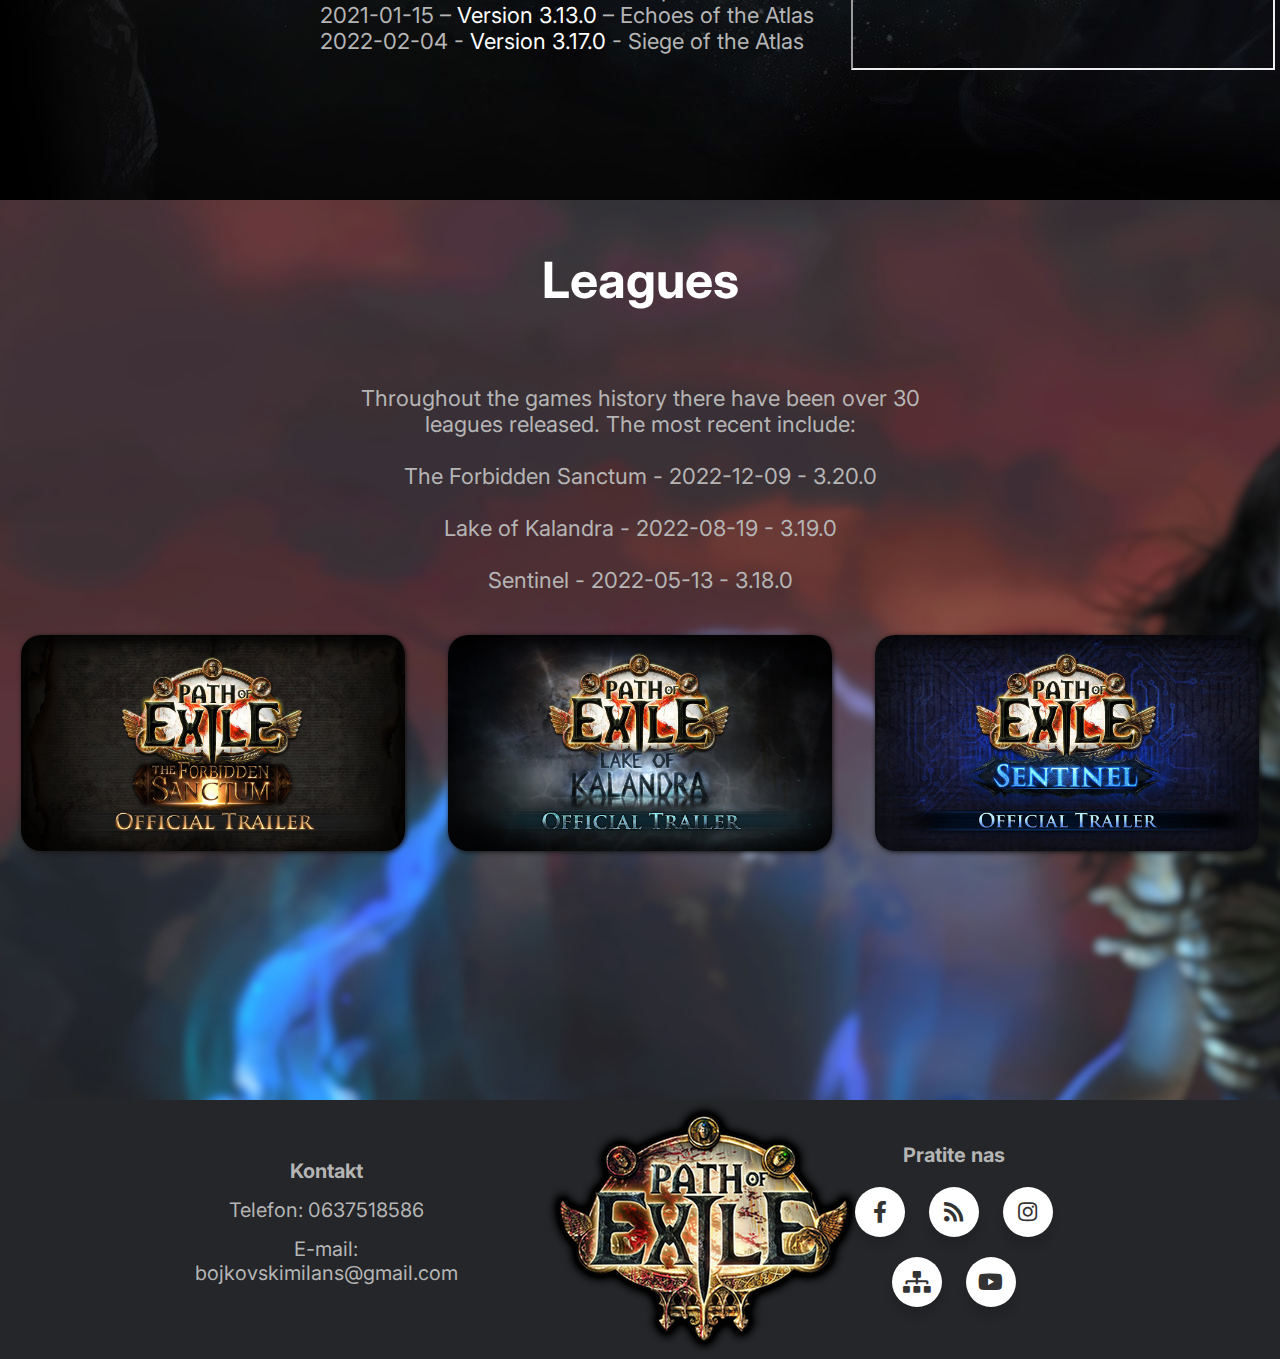
<file: updates.html>
<!DOCTYPE html>
<html>
	<head>
		<meta http-equiv=content-type content="text/html; charset=UTF-8">
		<link rel="stylesheet" href="style.css" type="text/css"/>
		<link rel='stylesheet' href='https://cdnjs.cloudflare.com/ajax/libs/font-awesome/5.15.1/css/all.min.css'>
		<link rel="preconnect" href="https://fonts.googleapis.com">
		<link rel="preconnect" href="https://fonts.gstatic.com" crossorigin>
		<link href="https://fonts.googleapis.com/css2?family=Inter:wght@300;500;600&display=swap" rel="stylesheet">
		<title>Updates - Path of Exile</title>
	</head>
	<body>
			<header>
				<div id="logo">
					<a href="index.html">
						<img src="slike/poelogo.png" alt="logo" />
					</a>
				</div>
				<div id="logoname">
						<a href="index.html">Path of Exile</a>
				</div>
				<nav>
					<ul>
						<li>
							<a href="index.html">Home</a>
						</li>
						<li>
							<a href="endgame.html">Endgame</a>
						</li>
						<li class="active">
							<a href="updates.html">Updates</a>
						</li>
						<li>
							<a href="gallery.html">Gallery</a>
						</li>
						<li>
							<a href="aboutme.html">About Me</a>
						</li>
					</ul>
				</nav>
			</header> 
			<div class="poehome" id="versionhistory">
				<h1>Version History</h1>
			</div>
			<div id="updatehistory">
					<div class="podnaslov">
						<h2>From Beta to Release</h2>
					</div>
					<div id="betatorelease" class="tekst">
						<p>2011-08-10 – <a href="https://pathofexile.fandom.com/wiki/Version_0.9.0">Version 0.9.0</a> – Start of Closed Beta</p>
						<p>2013-01-23 – <a href="https://pathofexile.fandom.com/wiki/Version_0.10.0">Version 0.10.0</a> – Start of Open Beta</p>
						<p>2013-10-23 – <a href="https://pathofexile.fandom.com/wiki/Version_1.0.0">Version 1.0.0</a> – Game release</p>
						<iframe width="420" height="315"
						src="https://www.youtube.com/embed/en8no_jEfAQ">
						</iframe>
					</div>
					<div class="podnaslov">
						<h2>Expansions</h2>
					</div>
					<div id="expansions" class="tekst">
						<p>2014-03-05 – <a href="https://pathofexile.fandom.com/wiki/Version_1.1.0">Version 1.1.0</a> – Sacrifice of the Vaal</p>
						<p>2014-08-20 – <a href="https://pathofexile.fandom.com/wiki/Version_1.2.0">Version 1.2.0</a> – Forsaken Masters</p>
						<p>2015-07-10 – <a href="https://pathofexile.fandom.com/wiki/Version_2.0.0">Version 2.0.0</a> – The Awakening</p>
						<p>2016-09-02 – <a href="https://pathofexile.fandom.com/wiki/Version_2.4.0">Version 2.4.0</a> – Atlas of Worlds</p>
						<p>2017-08-04 – <a href="https://pathofexile.fandom.com/wiki/Version_3.0.0">Version 3.0.0</a> – The Fall of Oriath</p>
						<p>2017-12-08 – <a href="https://pathofexile.fandom.com/wiki/Version_3.1.0">Version 3.1.0</a> – War for the Atlas</p>
						<p>2019-12-13 – <a href="https://pathofexile.fandom.com/wiki/Version_3.9.0">Version 3.9.0</a> – Conquerors of the Atlas</p>
						<p>2021-01-15 – <a href="https://pathofexile.fandom.com/wiki/Version_3.13.0">Version 3.13.0</a> – Echoes of the Atlas</p>
						<p>2022-02-04 - <a href="https://www.poewiki.net/wiki/Siege_of_the_Atlas">Version 3.17.0</a> - Siege of the Atlas</p>
						<iframe width="420" height="315"
						src="https://www.youtube.com/embed/hqSk4mef5LU">
						</iframe>
					</div>
			</div>
			<div id="leagues">
				<div class="podnaslov">
					<h2>Leagues</h2>
				</div>
				<div id="leaguehistory" class="tekst">
					<p>Throughout the games history there have been over 30 leagues released. The most recent include:</p> <br/>
					<p>The Forbidden Sanctum - 2022-12-09 - 3.20.0</p> <br/>
					<p>Lake of Kalandra - 2022-08-19 - 3.19.0</p> <br/>
					<p>Sentinel	- 2022-05-13 - 3.18.0</p> <br/>
				</div>
				<div id="leagueimages">
					<div id="leagueimage1">
						<a href="https://www.youtube.com/watch?v=BIdt1QdogbA"> <img src="slike/forbiddensanctum.jpg" alt="forbiddensanctum"/> </a>
					</div>
					<div id="leagueimage2">
						<a href="https://www.youtube.com/watch?v=jA0OamQ63Ds"> <img src="slike/lakeofkalandra.jpg" alt="lakeofkaladra"/> </a>
					</div>
					<div id="leagueimage3">
						<a href="https://www.youtube.com/watch?v=OlE4f3nx_KE"> <img src="slike/sentinel.jpg" alt="sentinel"/> <a/>
					</div>
				</div>
			</div>	
			<footer>
				<div class="footerwrapper">
					<div class="contact">
						<a href="aboutme.html#contact">
							<h4>Kontakt</h4>
						</a>
						<a href="tel: 063 7518586">
							<p>Telefon: 0637518586</p>
						</a>
						<a href="mailto:bojkovskimilans@gmail.com">
							<p>E-mail: bojkovskimilans&#64;gmail&#46;com</p>
						</a>
					</div>
					<div id="logofooter">
						<a href="index.html">
							<img src="slike/poelogo.png" alt="logo"/>
						</a>
					</div>
					<div class="contact">
						<h4>Pratite nas</h4>
						<div class="wrapper">
						  <a href="https://www.facebook.com/milan.bojkovski" class="icon facebook">
							<div class="tooltip">Facebook</div>
							<span><i class="fab fa-facebook-f"></i></span>
						  </a>
						  <a href="rss.xml" class="icon rss">
							<div class="tooltip">RSS</div>
							<span><i class="fas fa-rss"></i></span>
						  </a>
						  <a href="https://www.instagram.com/bojkovskimilan/" class="icon instagram">
							<div class="tooltip">Instagram</div>
							<span><i class="fab fa-instagram"></i></span>
						  </a>
						  <a href="sitemap.xml" class="icon sitemap">
							<div class="tooltip">Sitemap</div>
							<span><i class="fas fa-sitemap"></i></span>
						  </a>
						  <a href="https://www.youtube.com/@skar5769" class="icon youtube">
							<div class="tooltip">Youtube</div>
							<span><i class="fab fa-youtube"></i></span>
						  </a>
						</div>
					</div>
				</div>
			</footer>
			
	</body>
</html>
</file>
<file: style.css>
*{
	font-family: 'Inter', Georgia;
	margin:0px;
	padding:0px;
}
 	/*Heder*/

header {
	height: 80px;
	width: 100%;
	background-color: #242629;
	position: fixed;
	padding: 15px;
	z-index: 2;
	display: inline;  
	overflow: hidden;
	animation-name: fadein;
	animation-duration: 1s; 
}

#logo{
	width: 100px;
	height: 70px;
	float: left;
	padding: 8px 0px 0px 100px;
	position:relative;
}

#logo img{
	width:100%;
	height:100%;
	transition: all .5s ease;
}
#logo img:hover{
	transform: scale(1.1);
}

#logoname {
	float:left;
	padding: 17px 0px 0px 10px;
	position:relative;
}
#logoname a:hover {
	color:#facd19;
}
#logoname a {
	text-decoration: none;
	font-size: 35px;
	font-weight: bold;
	color: #dedfe0;
	letter-spacing: 1px;
	font-style: italic;
	transition: color .5s ease;
}

nav {
	text-decoration: none;
	letter-spacing: 1px;
	font-weight: bold;
	font-size: 14px;
}
nav ul{
	list-style:none;
	float: right;
	padding: 20px 20px 0px 0px;
	position:relative;
}
nav ul li{
	display: inline;
	text-align: center;
}
nav ul li a{
	text-decoration: none;
	color: #dedfe0;
	font-size: 25px;
	margin-right: 50px;
}
nav ul li a:hover{
	background-color: #806419;
	border-radius: 5px;
	transition: 0.3s ease;
}

.active a{
	color: #facd19;
}


	/*Pocetna strana*/

		/*Body*/

body { 
	height: 125vh;  
	margin-top: 0px;  
	background-size: cover;  
	font-family: sans-serif; 
	margin-left: 0px;
	margin-right: 0px;
}

		/*Naslov pocetne strane*/

.poehome{
	height: 800px;
	width: 100%;
	background-size: cover;
}
#poe_home h1{
	text-align: center;
	padding-top: 330px;
	font-size: 90px;
	color: #ffffff;
	text-shadow: 2px 2px #000000;
	cursor:pointer;
	font-style:italic;
	animation-name: fadein;
	animation-duration: 1s;
}
#poe_home p{
	text-align: center;
	font-size: 35px;
	color: #ffffff;
	text-shadow: 2px 2px #000000;
	margin-top: 45px;
	font-weight: bold;
	transition: color .5s ease;
	cursor:pointer;
	animation-name: fadein;
	animation-duration: 1s;
}

#poe_home p:hover{
	color: #facd19;
}
#poe_home{
	background-image: url('slike/poebg.jpg');
}

.cleaner{
	clear: both;
}

		/*What is Path of Exile deo*/

#top {
	background-color: #242629;
	padding-bottom: 50px;
	border-top: dotted thin white;
	border-bottom: dotted thin white;
}

.column {
  float: left;
  width: 25%;
}

.row:after {
  content: "";
  display: table;
  clear: both;
}
 
 .exalted {
	height:350px;
	width:95%;
	padding-bottom: 30px;
	transition: all .3s ease;
 }
 .exalted:hover{
	transform: scale(1.03);
	z-index: 1;
 }
 
.podnaslov h2{
	font-size: 50px;
	text-align: center;
	margin: 0 auto;
	padding-top: 50px;
	margin-bottom: 30px;
	color: #ffffff;
	transition: color .5s ease;
	animation-name: fadein;
	animation-duration: 1s;
}	
.podnaslov h2:hover{
	color: #facd19;
}	
.podnaslov hr{
    width: 30%;
    margin: 10px auto;
    border: 1px solid white;
}

.tekst {
	font-size: 22px;
	text-align: center;
	color: #b5b5b5;
	height:250px;
}

.tekst a{
	text-decoration: none;
}

.tekst a:link{
	color: #ffffff;
}

.tekst a:visited{
	color: #facd19;
}

.tekst a:hover{
	color: #806419;
}

#tekst1{
	margin:50px auto;
	width:80%;
}
#tekst2 {
	margin:50px auto;
	width:80%;
}

		/*Skill Tree deo*/

#middle {
	background-image: url('slike/skilltree.jpeg');
	padding-bottom: 150px;
	padding-top:30px;
	width:100%;
}

#tekst3 {
	margin-top: 50px;
	margin: 0 auto;
	height: 135px;
	background-color: #242629;
	width:50%;
	border: solid white;
}

		/*Ascendancies deo*/

#bottom {
	background-color:#242629;
	border-top: dotted thin white;
	border-bottom: dotted thin white;
	
}

#slideshow {
	overflow: hidden;
	height: 70%;
	width: 728px;
	margin-top: 50px;
	margin-left: auto;
	margin-right: auto;
	margin-bottom: auto;
	border: double white;
}
.slide {
	float: left;
	height: 70%;
	width: 728px;
}
.slide-wrapper {
	width: calc(728px * 7);
	animation: slide 30s ease infinite;
}

#tekst4 {
	padding-top: 50px;
	margin: 0 auto;
	height: 150px;
	width:70%;
}

		/*Reviews deo*/

#reviews {
	background-image: url('slike/poereviews.jpeg');
	background-size: cover;
	background-repeat: no-repeat;
	width:100%;
	padding-bottom:500px;
}

#tekst5 {
	margin: 0 auto;
	margin-top:100px;
	height: 150px;
	width:70%;
	font-size:30px;
	color: white;
	font-style: italic;
}
#tekst6 {
	margin: 0 auto;
	margin-top:130px;
	height: 150px;
	width:70%;
	font-size:30px;
	color:white;
	font-style: italic;
}

#stars img{
	margin-top: 30px;
	width:40%;
	height:150px;
	opacity: 75%;
}

	/*Endgame strana*/

		/*Naslov Endgame strane*/

#endgame {
	background-image: url('slike/atlas.jpg');
}

#endgame h1{
	text-align: center;
	padding-top: 390px;
	font-size: 70px;
	color: #ffffff;
	text-shadow: 2px 2px #000000;
	font-style: italic;
	cursor: pointer;
	animation-name: fadein;
	animation-duration: 1s;
}

		/*Bosses deo*/

#bossestitle{
    font-size: 23px;
    color: black;
    text-align: center;
    padding-top: 50px;
    transition: color .5s ease;
    cursor: pointer;
}
#bossestitle:hover{
    color: #facd19;
}

#endgamebosses hr{
    width: 30%;
    margin: 30px auto;
    border: 1px solid black;
}

.bosspanel{
    width: 90%;
    display: flex;
    margin: 45px 0;
    border-radius: 30px;
    box-shadow: 1px 1px 5px #141414;
    transition: all .3s ease;
	margin: 0 auto;
	margin-top: 50px;
	margin-bottom: 50px;
}
.bosspanel img:hover{
    transform: scale(1.03); 
}
.bosspanel img{
    width: 50%;
	transition: all .3s ease;
}
.bosspanel:nth-child(odd) img{
    border-top-left-radius: 30px;
    border-bottom-left-radius: 30px;
}
.bosspanel:nth-child(even) img{
    border-top-right-radius: 30px;
    border-bottom-right-radius: 30px;
}

.bosscontent{
    padding: 20px;
}
.bosscontent h2{
    font-size: 29px;
    color: black;
    margin: 20px 0;
    transition: color .5s ease;
    cursor: pointer;
}
.bosscontent h2:hover{
	color: #806419;
}
.bosscontent p{
    margin: 10px 0;
    text-align: left;
    line-height: 1.5;
	font-size: 20px;
}

	/*Updates strana*/
		
		/*Naslov Updates strane*/

#versionhistory {
	background-image: url('slike/versionhistorybg.jpg');
}
#versionhistory h1{
	text-align: center;
	padding-top: 390px;
	font-size: 70px;
	color: #ffffff;
	text-shadow: 2px 2px #000000;
	font-style: italic;
	cursor: pointer;
	animation-name: fadein;
	animation-duration: 1s;
}

#updatehistory {
	width:100%;
	background-image: url('slike/updatesbg.jpg');
	height:1000px;
}
	
		/*Beta and Expansions deo*/

#betatorelease{
	display:flex;
	flex-direction: column;
	flex-wrap: wrap;
	text-align:left;
	margin:0 auto;
	width: 50%;
	margin-top:75px;
}
#betatorelease p{
	padding-top:40px;
}

#expansions{
	display:flex;
	flex-direction: column;
	flex-wrap: wrap;
	text-align:left;
	margin:0 auto;
	width: 50%;
	margin-top:75px;
}
		
		/*Leagues deo*/

#leagues{
	background-image: url('slike/leaguesbg.jpg');
	height: 900px;
	width:100%;
}

#leaguehistory{
	display:flex;
	flex-direction: column;
	flex-wrap: wrap;
	text-align:center;
	margin:0 auto;
	width: 50%;
	margin-top:75px;
	}
	
#leagueimages {
	display:flex;
	width:100%;
	margin:0 auto;
	align-items:center;
	justify-content: space-evenly;
	justify-content: space-between;
	text-align: center;
}
#leagueimages img {
	width:90%;
	box-shadow: 1px 1px 5px #141414;
	transition: all .3s ease;
	border-radius:20px;
}
#leagueimages img:hover{
	filter: brightness(130%); 
}

	/*Gallery strana*/

		/*Naslov Gallery strane*/

#gallerypage{
	background-image: url(slike/gallerybg.jpg);
	height:800px;
}
#gallerypage h1{
	text-align: center;
	padding-top: 390px;
	font-size: 70px;
	color: #ffffff;
	text-shadow: 2px 2px #000000;
	font-style: italic;
	cursor: pointer;
	animation-name: fadein;
	animation-duration: 1s;
} 

		/*Galerija*/

#gallery{
	width: 100%;
	height:2000px;
	background-image: url(slike/gallerybackground.jpg);
	background-repeat: no-repeat;
	background-size: cover;
}

.galleryrow{
	display:flex;
	justify-content: space-evenly;
	text-align: center;
	margin:0 auto;
}
.galleryrow img{
	width:35%;
	margin:0 auto;
	margin-top: 100px;
	margin-bottom: 100px;
	filter: grayscale(100%);
	transition-duration: 0.3s;
	box-shadow: 1px 1px 5px #141414;
	border-radius: 20px;
}
.galleryrow img:hover{
	transform: scale(1.1);
	filter: grayscale(0%);
	transition: ease;
	transition-duration: 0.3s;
}

	/*About me and Contact strana*/

		/*O autoru*/

#aboutme{
	background-image: url(slike/aboutmebg.jpg);
	height:100%;
}

#aboutmestuff{
	display:flex;
	flex-direction: column;
	align-items: center;
	justify-content: space-between;
	gap: 25px;
	width:50%;
	margin: 0 auto;
}
#aboutmestuff h1{
	text-align: center;
	padding-top: 200px;
	font-size: 70px;
	color: #ffffff;
	text-shadow: 2px 2px #000000;
	font-style: italic;
	cursor: pointer;
	animation-name: fadein;
	animation-duration: 1s;
} 
#aboutmestuff img{
	border-radius: 10px;
	box-shadow: 1px 1px 5px #141414;
	transition: all .3s ease;
	animation-name: fadein;
	animation-duration: 1s;
}
#aboutmestuff p{
	font-size: 22px;
	text-align: center;
	color: white;
	text-shadow: 2px 2px #000000;
	animation-name: fadein;
	animation-duration: 1s;
}
#aboutmestuff img:hover {
	box-shadow: 0 5px 15px white;
}

		/*Contact*/

#contact{
	background-image: url(slike/contactbg.jpg);
	width: 100%;
}
#contact h1{
	text-align: center;
	padding-top: 100px;
	padding-bottom: 50px;
	font-size: 70px;
	color: #ffffff;
	text-shadow: 2px 2px #000000;
	font-style: italic;
	cursor: pointer;
}

form {
	box-sizing: border-box;
	padding: 2rem;
	border-radius: 1rem;
	background-color: #242629;
	border: 4px solid hsl(0, 0%, 90%);
	display: flex;
	flex-direction: column;
	align-items: center;
	margin: 0 auto;
	gap: 2rem;
	width:50%;
	color:white;
 }
  
  input[type="text"],
  input[type="email"] {
    width: 400px;
	height:30px;
}

textarea{
	width: 400px;
	height:100px;;
}

button{
	width:50px;
	height:30px;
}
  
	/*Futer*/

footer{
	width: 100%;
	text-align: center;
	background-color: #242629;
}
.footerwrapper{
	display: flex;
	align-items: center;
	justify-content: space-between;
	justify-content: space-evenly;
	justify-content: center; 
	width:70%;
	margin:0px auto;
}
.footerwrapper h4{
	margin-bottom: 10px;
	font-size: 20px;
	color: #b5b5b5;
}

footer p{
	font-size: 20px;
	color: #b5b5b5;
}

footer a{
	text-decoration: none;
}

footer .contact{
	width: 30%;
}

footer h4{
	transition: all .3s ease;
	cursor:pointer;
}

footer h4:hover{
	transform: scale(1.1);
}

footer p{
	margin: 15px 0px;
}

#logofooter{
	width: 30%;
	margin:0px auto;
}
#logofooter img{
	transition: all .3s ease;
}
#logofooter img:hover{
	transform: scale(1.03);
}
.wrapper .icon{
  position: relative;
  background-color: #ffffff;
  border-radius: 50%;
  margin: 10px;
  width: 50px;
  height: 50px;
  line-height: 50px;
  font-size: 22px;
  display: inline-block;
  align-items: center;
  box-shadow: 0 10px 10px rgba(0, 0, 0, 0.1);
  cursor: pointer;
  color: #333;
  text-decoration: none;
}
.wrapper .tooltip {
  position: absolute;
  top: 0;
  line-height: 1.5;
  font-size: 14px;
  background-color: #ffffff;
  color: #ffffff;
  padding: 5px 8px;
  border-radius: 5px;
  box-shadow: 0 10px 10px rgba(0, 0, 0, 0.1);
  opacity: 0;
  pointer-events: none;
}
.wrapper .tooltip::before {
  position: absolute;
  content: "";
  height: 8px;
  width: 8px;
  background-color: #ffffff;
  bottom: -3px;
  left: 50%;
}
.wrapper .icon:hover .tooltip {
  top: -45px;
  opacity: 1;
  visibility: visible;
  pointer-events: auto;
}
.wrapper .icon:hover span,
.wrapper .icon:hover .tooltip {
  text-shadow: 0px -1px 0px rgba(0, 0, 0, 0.1);
}
.wrapper .facebook:hover,
.wrapper .facebook:hover .tooltip,
.wrapper .facebook:hover .tooltip::before {
  background-color: #3b5999;
  color: #ffffff;
}
.wrapper .rss:hover,
.wrapper .rss:hover .tooltip,
.wrapper .rss:hover .tooltip::before {
  background-color: #46c1f6;
  color: #ffffff;
}
.wrapper .instagram:hover,
.wrapper .instagram:hover .tooltip,
.wrapper .instagram:hover .tooltip::before {
  background-color: #e1306c;
  color: #ffffff;
}
.wrapper .sitemap:hover,
.wrapper .sitemap:hover .tooltip,
.wrapper .sitemap:hover .tooltip::before {
  background-color: #333333;
  color: #ffffff;
}
.wrapper .youtube:hover,
.wrapper .youtube:hover .tooltip,
.wrapper .youtube:hover .tooltip::before {
  background-color: #de463b;
  color: #ffffff;
}

	/*Animacije*/

@keyframes slide {
	12,5% {
	margin-left: 0px;
	}	
	25% {
	margin-left: calc(-728px * 1);
	}
	37,5% {
	margin-left: calc(-728px * 2);
	}
	50% {
	margin-left: calc(-728px * 3);
	}
	62,5%{
	margin-left: calc(-728px * 4);
	}
	75%{
	margin-left: calc(-728px * 5);
	}
	87,5%{
	margin-left: calc(-728px * 6);
	}
}

@keyframes fadein {
	0% {
		opacity: 0;
	}
	100% {
		opacity: 1;
	}
}
</file>
